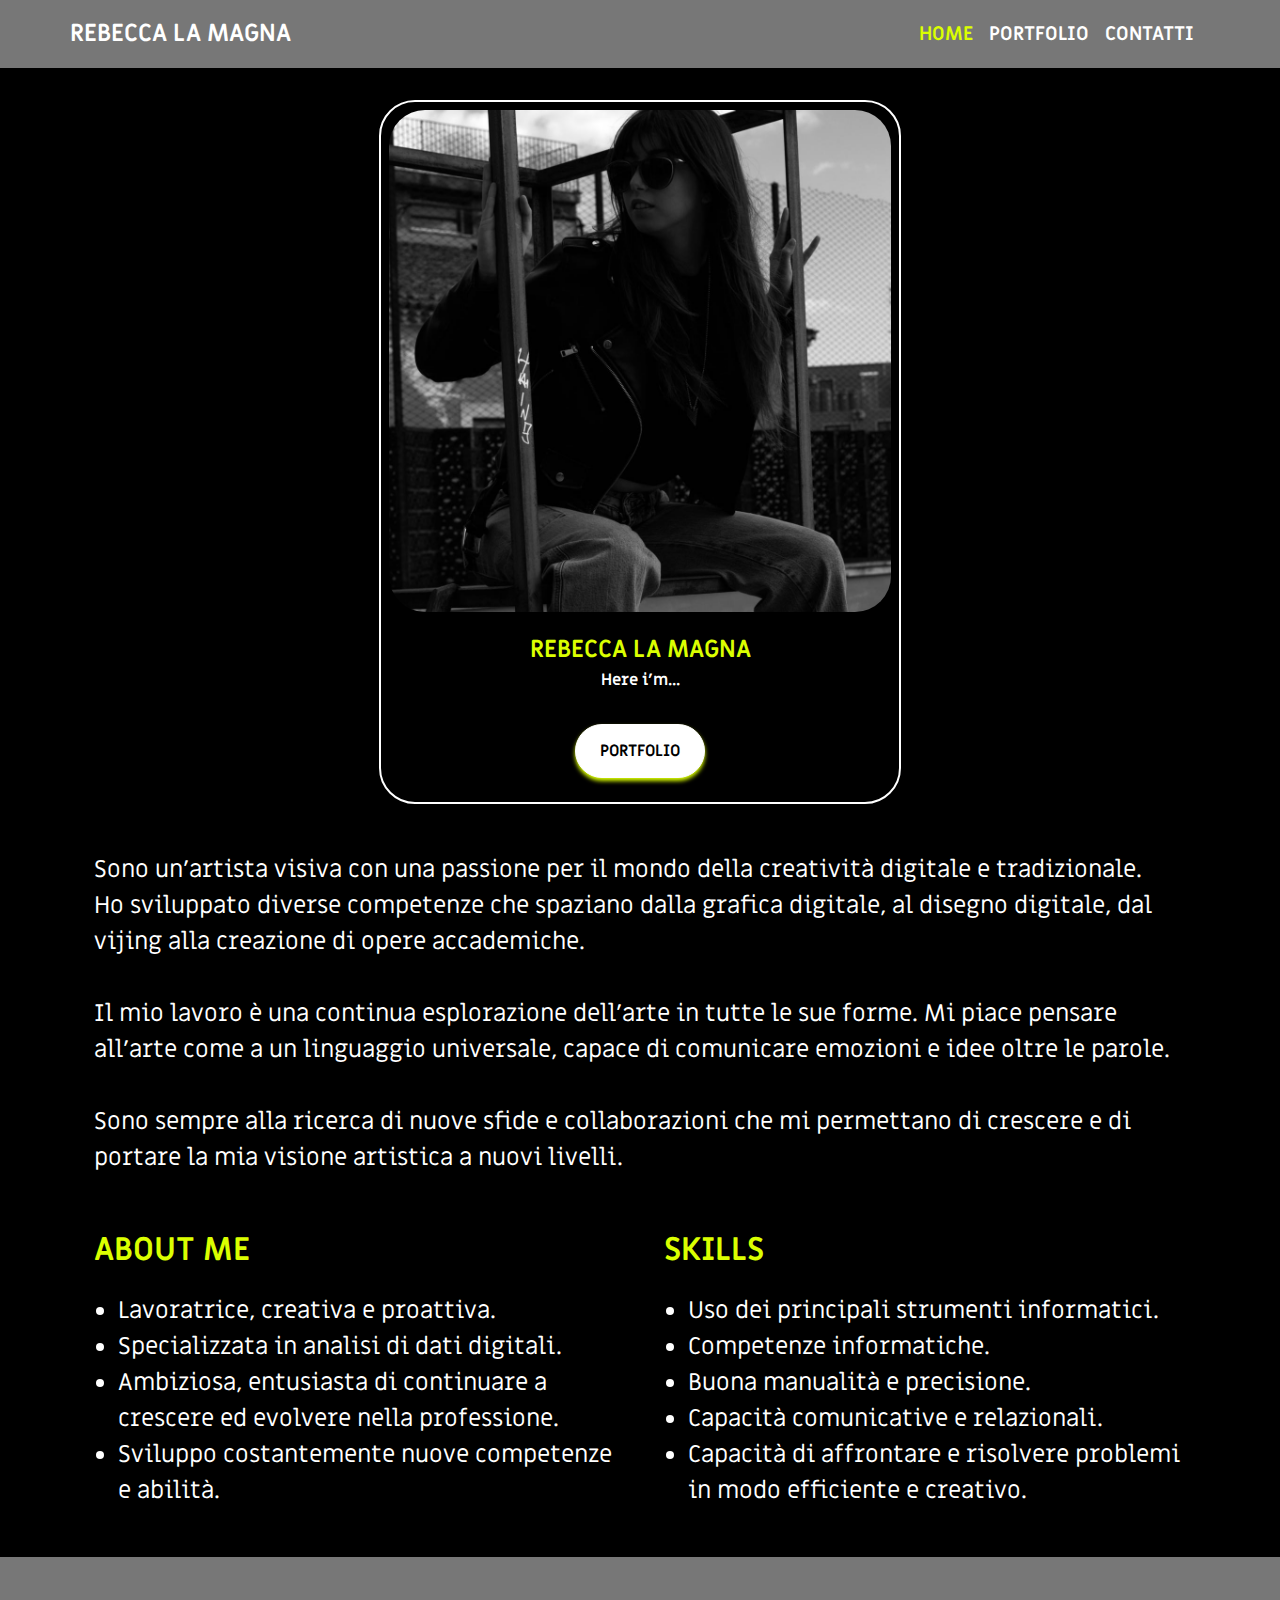
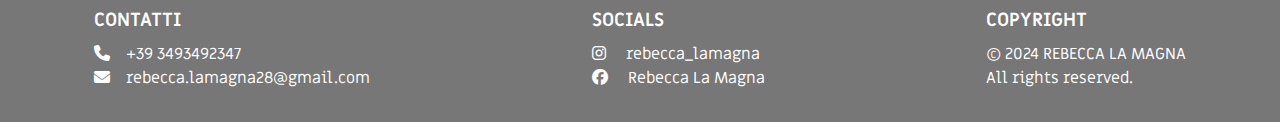
<file: index.html>
<!DOCTYPE html>
<html lang="it">
    <head>
        <!-- Settings -->
        <meta charset="UTF-8">
        <meta name="viewport" content="width=device-width, initial-scale=1.0">

        <!-- CSS -->
        <link rel="stylesheet" href="css/styles.css">
        <link rel="stylesheet" href="css/texts.css">
        <link rel="stylesheet" href="css/colors.css">
        <link rel="stylesheet" href="css/fonts.css">
        <link rel="stylesheet" href="css/images.css">
        <link rel="stylesheet" href="css/fleboxes.css">
        <link rel="stylesheet" href="css/justifies.css">
        <link rel="stylesheet" href="css/columns.css">
        <link rel="stylesheet" href="css/navbar.css">
        <link rel="stylesheet" href="css/footer.css">
        <link rel="stylesheet" href="css/containers.css">

        <!-- Google Fonts -->
        <link href="https://fonts.googleapis.com/css2?family=Miriam+Libre:wght@400;700&display=swap" rel="stylesheet">

        <!-- Font Awesome (icone) -->
        <link rel="stylesheet" href="https://cdnjs.cloudflare.com/ajax/libs/font-awesome/6.6.0/css/all.min.css">

        <!-- Title -->
        <title>Portfolio</title>
    </head>

    <body>
        <header>
            <!-- Navbar -->
            <nav class="navbar flexbox flexbox-h-center">
                <div class="container flexbox flexbox-wrap flexbox-v-center justify-content-space-between">
                    <div class="navbar-title-column">
                        <p class="miriam-libre-bold text-normal">REBECCA LA MAGNA</p>
                    </div>
    
                    <!-- Hamburger button checkbox trick -->
                    <input type="checkbox" id="navbar-hamburger-checkbox">
    
                    <div class="navbar-hamburger-column">
                        <label for="navbar-hamburger-checkbox" class="navbar-hamburger">
                            <i class="fas fa-bars"></i>
                            <i class="fas fa-xmark"></i>
                        </label>
                    </div>
    
                    <!-- Navbar links -->
                    <div class="navbar-links-column navbar-links">
                        <a class="miriam-libre-bold color-highlight text-info" href="./index.html">HOME</a>
                        <a class="miriam-libre-bold color-white text-info" href="./portfolio.html">PORTFOLIO</a>
                        <a class="miriam-libre-bold color-white text-info" href="#contacts">CONTATTI</a>
                    </div>
                </div>
            </nav>
        </header>

        <!-- Main -->
        <main class="flexbox flexbox-h-center padding-bottom-3-0">
            <div class="container flexbox flexbox-wrap flexbox-h-center">
                <div class="column-bp-768-50 margin-bottom-3-0 margin-top-2-0">
                    <div class="card">
                        <img src="images/rebecca-la-magna.jpg" alt="La Chiave" class="margin-bottom-1-0">
                        <p class="text-normal color-highlight miriam-libre-bold">REBECCA LA MAGNA</p>
                        <p class="text-small color-white miriam-libre-bold margin-bottom-2-0">Here i'm...</p>
                        <a href="./portfolio.html"><button class="column custom-button text-small miriam-libre-bold margin-bottom-1-0">PORTFOLIO</button></a>
                    </div>
                </div>

                <!--
                <div class="column flexbox flexbox-h-center">
                    <img src="images/rebecca-la-magna.jpg" alt="Rebecca La Magna" class="image-myself">
                </div>
            -->
                <div class="column">
                    <!--<h1 class="miriam-libre-bold color-highlight">WHO AM I?</h1>-->
                    <p class="miriam-libre-regular text-normal">
                        Sono un'artista visiva con una passione per il mondo della creatività digitale e tradizionale. <br>
                        Ho sviluppato diverse competenze che spaziano dalla grafica digitale, al disegno digitale, dal vijing alla creazione di opere accademiche.<br><br>
                        Il mio lavoro è una continua esplorazione dell'arte in tutte le sue forme.
                        Mi piace pensare all'arte come a un linguaggio universale, capace di comunicare emozioni e idee oltre le parole. <br><br>
                        Sono sempre alla ricerca di nuove sfide e collaborazioni che mi permettano di crescere e di portare la mia visione artistica a nuovi livelli.
                    </p>
                </div>

                <div class="column column-bp-768-50 margin-top-2-0">
                    <h1 class="miriam-libre-bold color-highlight">ABOUT ME</h1>
                    <ul class="miriam-libre-regular text-normal">
                        <li>Lavoratrice, creativa e proattiva. </li>
                        <li>Specializzata in analisi di dati digitali.</li>
                        <li>Ambiziosa, entusiasta di continuare a crescere ed evolvere nella professione.</li>
                        <li>Sviluppo costantemente nuove competenze e abilità.</li>
                    </ul> 
                </div>

                <div class="column column-bp-768-50 margin-top-2-0">
                    <h1 class="miriam-libre-bold color-highlight">SKILLS</h1>
                    <ul class="miriam-libre-regular text-normal">
                        <li>Uso dei principali strumenti informatici.</li>
                        <li>Competenze informatiche.</li>
                        <li>Buona manualità e precisione.</li>
                        <li>Capacità comunicative e relazionali.</li>
                        <li>Capacità di affrontare e risolvere problemi in modo efficiente e creativo.</li>
                    </ul>  
                </div>
            </div>
        </main>

        <!-- Footer -->
        <footer class="footer flexbox flexbox-h-center">
            <div class="container flexbox flexbox-wrap justify-content-space-between">
                <div id="contacts" class="column column-bp-768-auto">
                    <h3 class="miriam-libre-bold">CONTATTI</h3>
                    <p class="miriam-libre-regular text-small"><i class="fa-solid fa-phone"></i>+39 3493492347</p>
                    <p class="miriam-libre-regular text-small"><i class="fa-solid fa-envelope"></i>rebecca.lamagna28@gmail.com</p>
                </div>

                <div class="column column-bp-768-auto">
                    <h3 class="miriam-libre-bold">SOCIALS</h3>
                    <a href="https://www.instagram.com/rebecca_lamagna/" target="_blank">
                        <p class="miriam-libre-regular text-small color-white">
                            <i class="fa-brands fa-instagram"></i>
                            rebecca_lamagna
                        </p>
                    </a>
                    <a href="https://www.facebook.com/profile.php?id=100008181993490" target="_blank">
                        <p class="miriam-libre-regular text-small color-white">
                            <i class="fa-brands fa-facebook"></i>
                            Rebecca La Magna
                        </p>
                    </a>
                </div>

                <div class="column column-bp-768-auto">
                    <h3 class="miriam-libre-bold">COPYRIGHT</h3>
                    <p class="miriam-libre-regular text-small">&copy 2024 REBECCA LA MAGNA</p>
                    <p class="miriam-libre-regular text-small">All rights reserved.</p>
                </div>
            </div>
        </footer>
    </body>
</html>
</file>
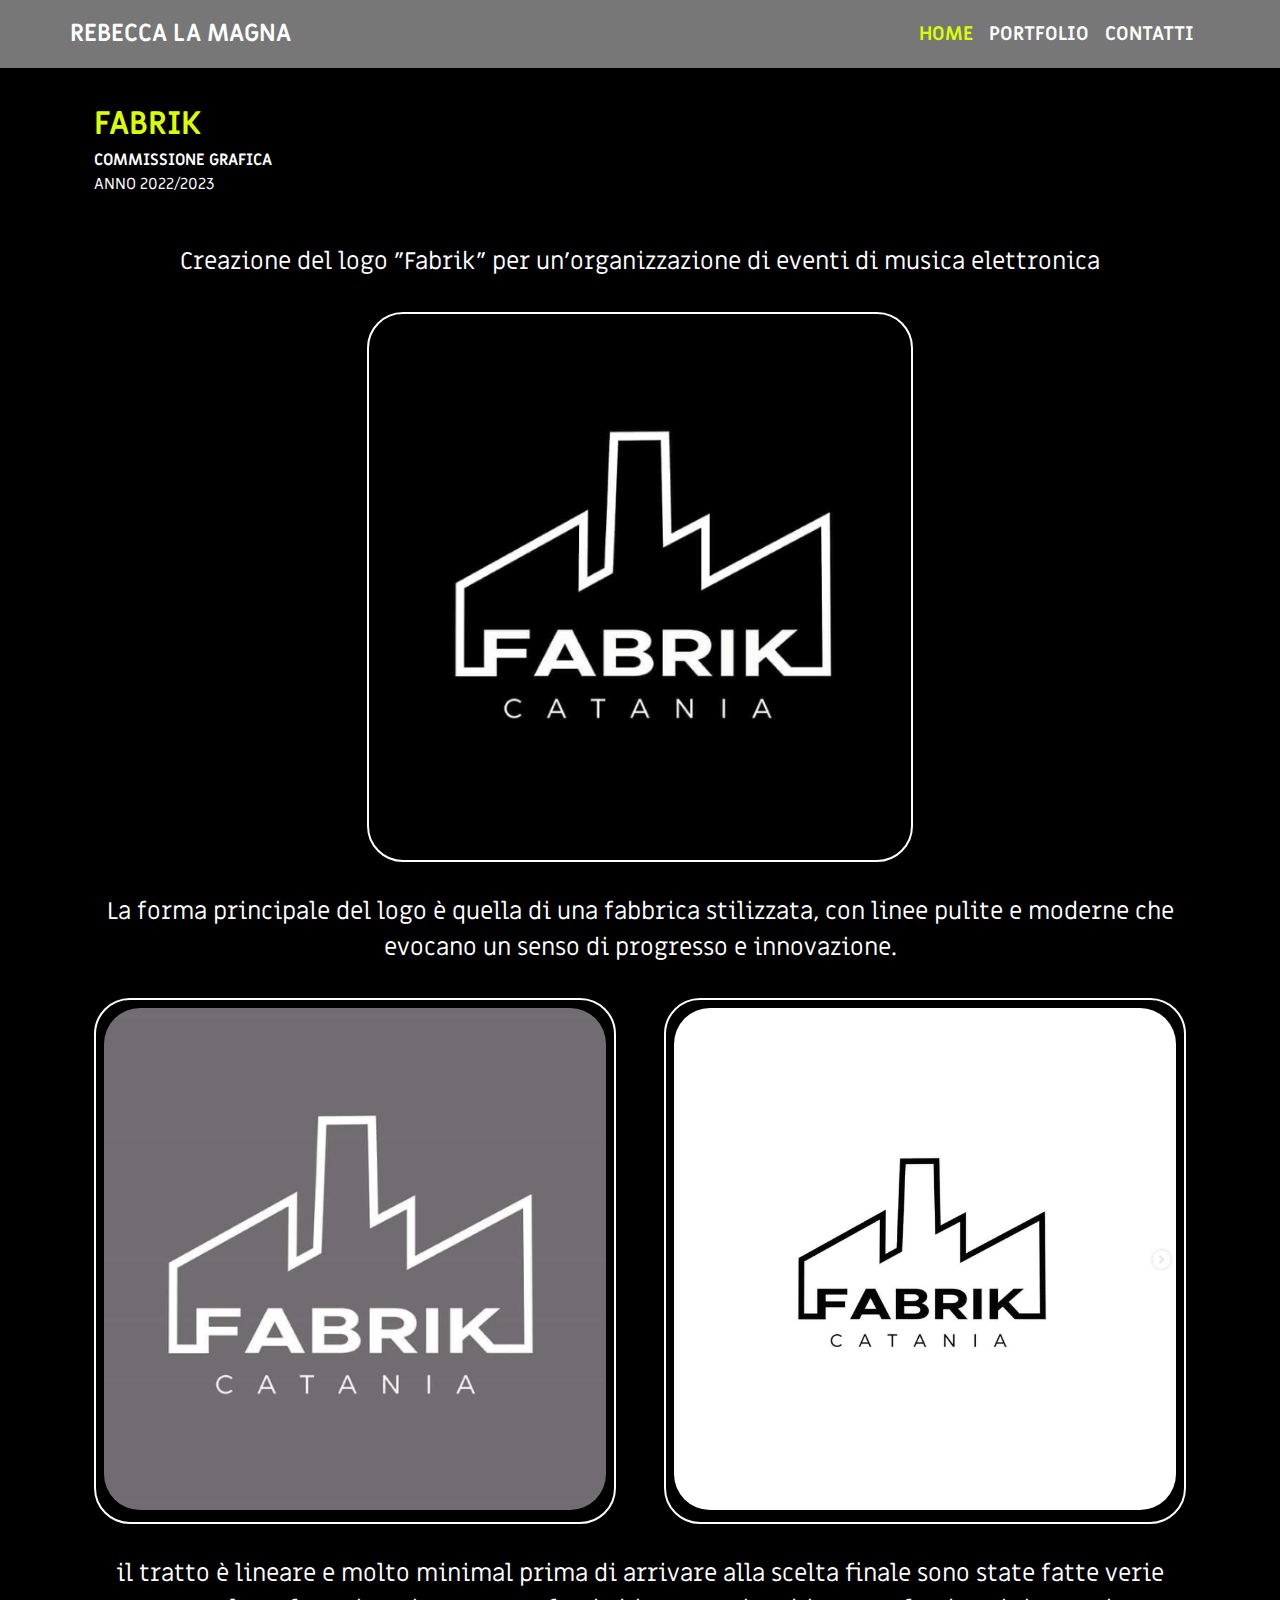
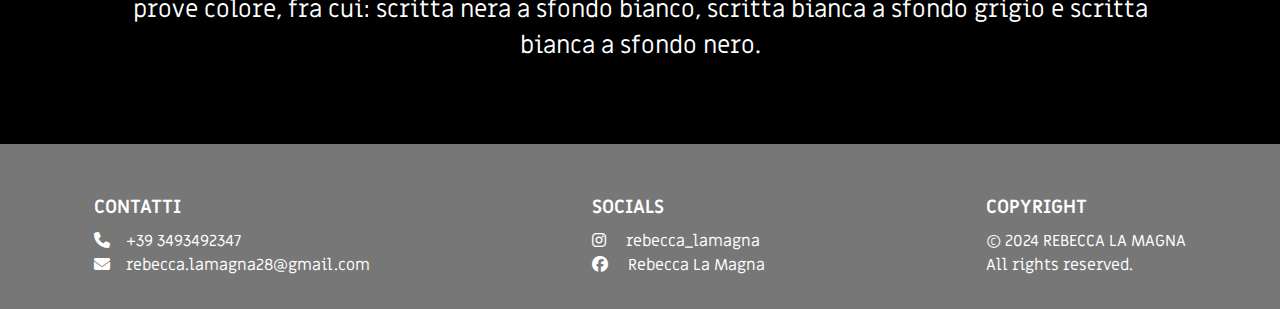
<file: portfolio-fabrik.html>
<!DOCTYPE html>
<html lang="it">
    <head>
        <!-- Settings -->
        <meta charset="UTF-8">
        <meta name="viewport" content="width=device-width, initial-scale=1.0">

        <!-- CSS -->
        <link rel="stylesheet" href="css/styles.css">
        <link rel="stylesheet" href="css/texts.css">
        <link rel="stylesheet" href="css/colors.css">
        <link rel="stylesheet" href="css/fonts.css">
        <link rel="stylesheet" href="css/images.css">
        <link rel="stylesheet" href="css/fleboxes.css">
        <link rel="stylesheet" href="css/justifies.css">
        <link rel="stylesheet" href="css/columns.css">
        <link rel="stylesheet" href="css/navbar.css">
        <link rel="stylesheet" href="css/footer.css">
        <link rel="stylesheet" href="css/containers.css">

        <!-- Google Fonts -->
        <link href="https://fonts.googleapis.com/css2?family=Miriam+Libre:wght@400;700&display=swap" rel="stylesheet">

        <!-- Font Awesome -->
        <link rel="stylesheet" href="https://cdnjs.cloudflare.com/ajax/libs/font-awesome/6.6.0/css/all.min.css">

        <!-- Title -->
        <title>Portfolio</title>
    </head>

    <body>
        <header>
            <!-- Navbar -->
            <nav class="navbar flexbox flexbox-h-center">
                <div class="container flexbox flexbox-wrap flexbox-v-center justify-content-space-between">
                    <div class="navbar-title-column">
                        <p class="miriam-libre-bold text-normal">REBECCA LA MAGNA</p>
                    </div>
    
                    <!-- Hamburger button checkbox trick -->
                    <input type="checkbox" id="navbar-hamburger-checkbox">
    
                    <div class="navbar-hamburger-column">
                        <label for="navbar-hamburger-checkbox" class="navbar-hamburger">
                            <i class="fas fa-bars"></i>
                            <i class="fas fa-xmark"></i>
                        </label>
                    </div>
    
                    <!-- Navbar links -->
                    <div class="navbar-links-column navbar-links">
                        <a class="miriam-libre-bold color-highlight text-info" href="./index.html">HOME</a>
                        <a class="miriam-libre-bold color-white text-info" href="./portfolio.html">PORTFOLIO</a>
                        <a class="miriam-libre-bold color-white text-info" href="#contacts">CONTATTI</a>
                    </div>
                </div>
            </nav>
        </header>

        <!-- Main -->
        <main class="flexbox flexbox-h-center padding-bottom-3-0">
            <div class="container flexbox flexbox-wrap flexbox-h-center">
                <div class="column margin-top-2-0">
                    <p class="text-title color-highlight miriam-libre-bold">FABRIK</p>
                    <p class="text-small color-white miriam-libre-bold">COMMISSIONE GRAFICA</p>
                    <p class="text-small color-white miriam-libre-regular">ANNO 2022/2023</p>
                </div>
                
                <div class="column flexbox flexbox-direction-column flexbox-v-center margin-top-3-0">
                    <p class="text-normal color-white miriam-libre-regular text-align-center">
                        Creazione del logo "Fabrik" per un'organizzazione di eventi di musica elettronica
                    </p>
                    
                    <div class="card column-bp-768-50 margin-top-2-0 margin-bottom-2-0">
                        <img src="images/portfolio/fabrik/main.jpg" alt="Fabrik">
                    </div>

                    <p class="text-normal color-white miriam-libre-regular text-align-center">
                        La forma principale del logo è quella di una fabbrica stilizzata, con linee pulite e moderne che evocano un senso di progresso e innovazione.
                    </p>
                </div>

                <div class="column column-bp-768-50">              
                    <div class="card margin-top-2-0">
                        <img src="images/portfolio/fabrik/fabrik-gray.png" alt="Fabrik">
                    </div>
                </div>

                <div class="column column-bp-768-50">     
                    <div class="card margin-top-2-0">
                        <img src="images/portfolio/fabrik/fabrik-white.png" alt="Fabrik">
                    </div>
                </div>

                <div class="column margin-top-2-0">
                    <p class="text-normal color-white miriam-libre-regular margin-bottom-2-0 text-align-center">
                        il tratto è lineare e molto minimal prima di arrivare alla scelta finale sono state fatte verie prove colore, fra cui: scritta nera a sfondo bianco, scritta bianca a sfondo grigio e scritta bianca a sfondo nero.
                    </p>
                </div>
            </div>
        </main>

        <!-- Footer -->
        <footer class="footer flexbox flexbox-h-center">
            <div class="container flexbox flexbox-wrap justify-content-space-between">
                <div id="contacts" class="column column-bp-768-auto">
                    <h3 class="miriam-libre-bold">CONTATTI</h3>
                    <p class="miriam-libre-regular text-small"><i class="fa-solid fa-phone"></i>+39 3493492347</p>
                    <p class="miriam-libre-regular text-small"><i class="fa-solid fa-envelope"></i>rebecca.lamagna28@gmail.com</p>
                </div>

                <div class="column column-bp-768-auto">
                    <h3 class="miriam-libre-bold">SOCIALS</h3>
                    <a href="https://www.instagram.com/rebecca_lamagna/" target="_blank">
                        <p class="miriam-libre-regular text-small color-white">
                            <i class="fa-brands fa-instagram"></i>
                            rebecca_lamagna
                        </p>
                    </a>
                    <a href="https://www.facebook.com/profile.php?id=100008181993490" target="_blank">
                        <p class="miriam-libre-regular text-small color-white">
                            <i class="fa-brands fa-facebook"></i>
                            Rebecca La Magna
                        </p>
                    </a>
                </div>

                <div class="column column-bp-768-auto">
                    <h3 class="miriam-libre-bold">COPYRIGHT</h3>
                    <p class="miriam-libre-regular text-small">&copy 2024 REBECCA LA MAGNA</p>
                    <p class="miriam-libre-regular text-small">All rights reserved.</p>
                </div>
            </div>
        </footer>
    </body>
</html>
</file>
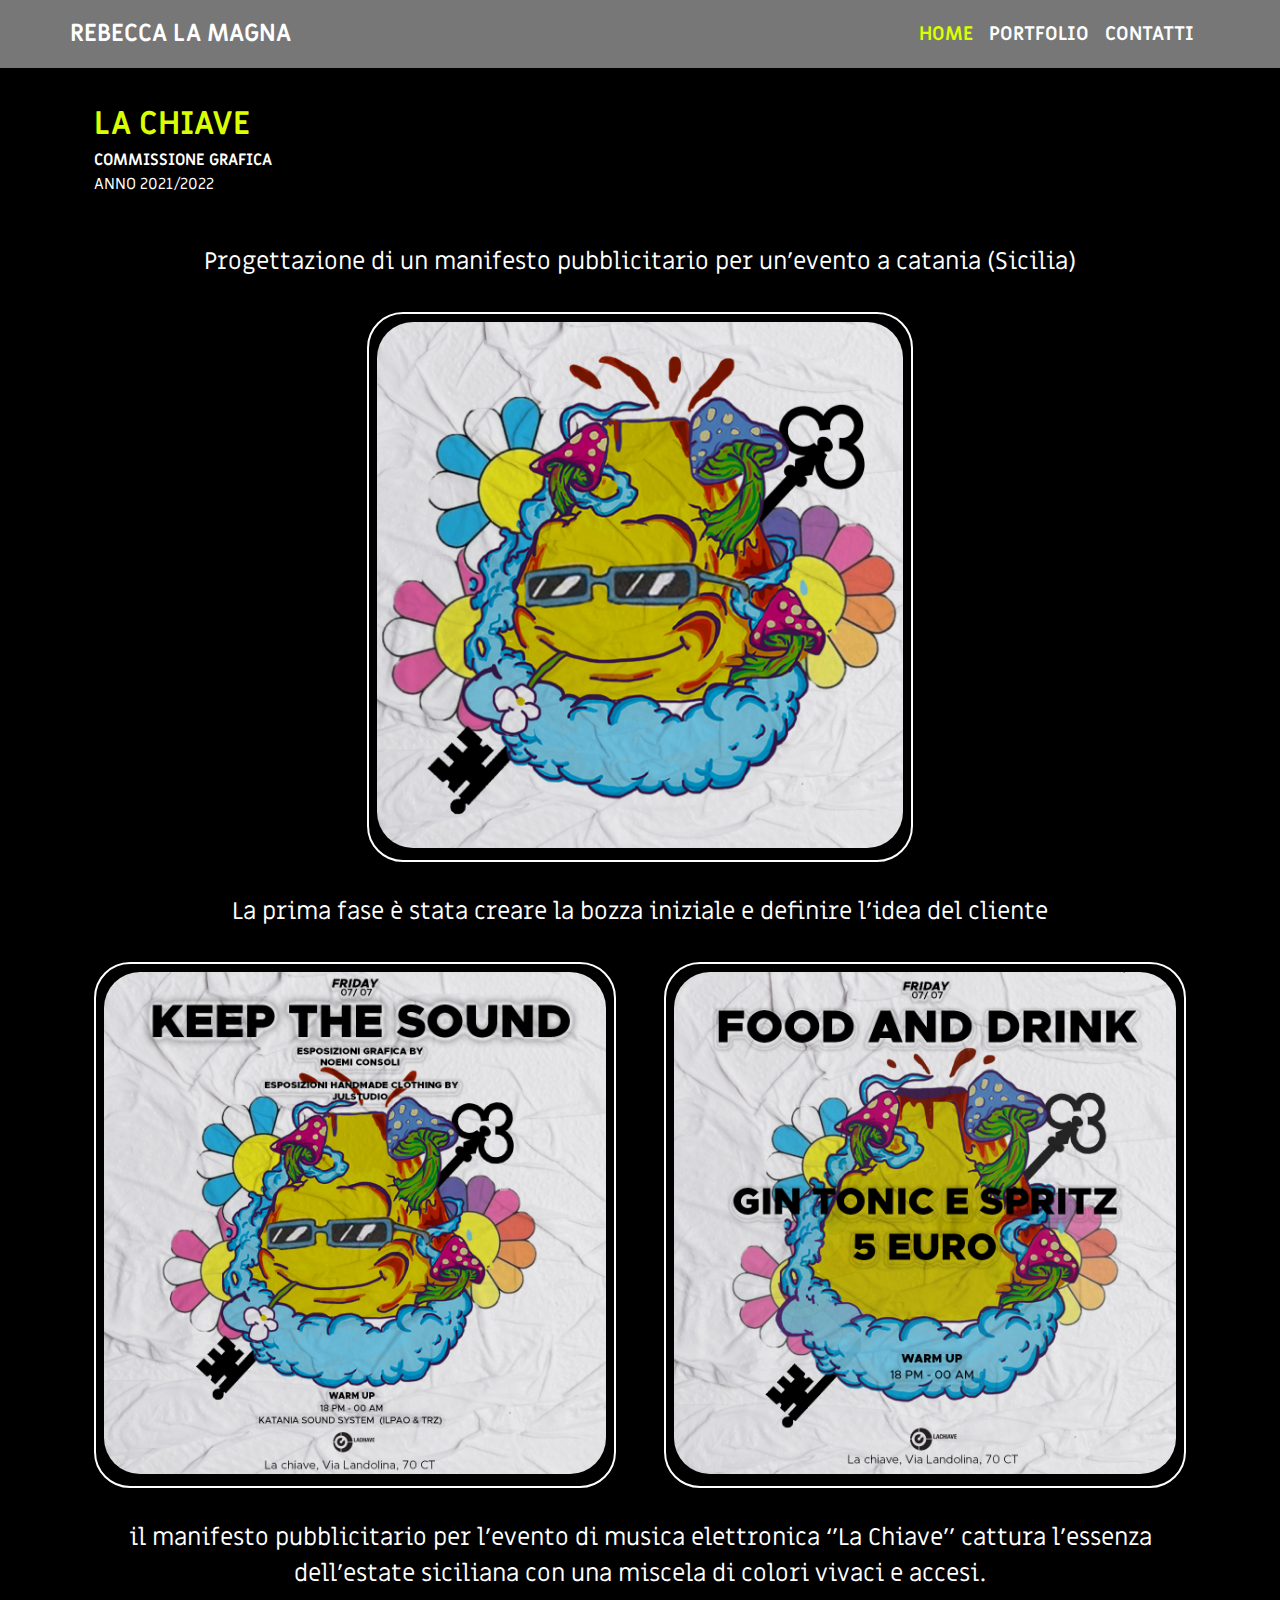
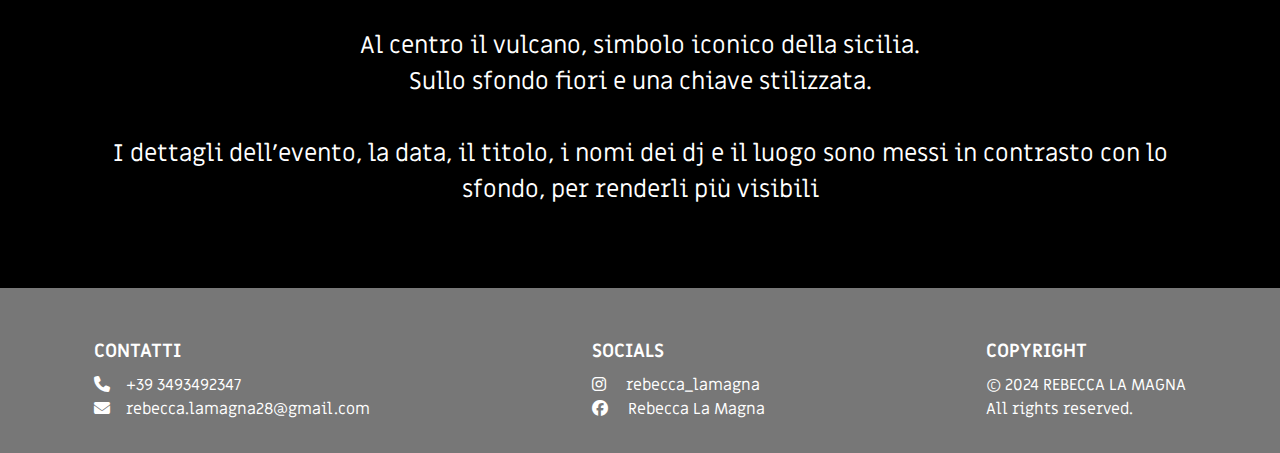
<file: portfolio-la-chiave.html>
<!DOCTYPE html>
<html lang="it">
    <head>
        <!-- Settings -->
        <meta charset="UTF-8">
        <meta name="viewport" content="width=device-width, initial-scale=1.0">

        <!-- CSS -->
        <link rel="stylesheet" href="css/styles.css">
        <link rel="stylesheet" href="css/texts.css">
        <link rel="stylesheet" href="css/colors.css">
        <link rel="stylesheet" href="css/fonts.css">
        <link rel="stylesheet" href="css/images.css">
        <link rel="stylesheet" href="css/fleboxes.css">
        <link rel="stylesheet" href="css/justifies.css">
        <link rel="stylesheet" href="css/columns.css">
        <link rel="stylesheet" href="css/navbar.css">
        <link rel="stylesheet" href="css/footer.css">
        <link rel="stylesheet" href="css/containers.css">

        <!-- Google Fonts -->
        <link href="https://fonts.googleapis.com/css2?family=Miriam+Libre:wght@400;700&display=swap" rel="stylesheet">

        <!-- Font Awesome -->
        <link rel="stylesheet" href="https://cdnjs.cloudflare.com/ajax/libs/font-awesome/6.6.0/css/all.min.css">

        <!-- Title -->
        <title>Portfolio</title>
    </head>

    <body>
        <header>
            <!-- Navbar -->
            <nav class="navbar flexbox flexbox-h-center">
                <div class="container flexbox flexbox-wrap flexbox-v-center justify-content-space-between">
                    <div class="navbar-title-column">
                        <p class="miriam-libre-bold text-normal">REBECCA LA MAGNA</p>
                    </div>
    
                    <!-- Hamburger button checkbox trick -->
                    <input type="checkbox" id="navbar-hamburger-checkbox">
    
                    <div class="navbar-hamburger-column">
                        <label for="navbar-hamburger-checkbox" class="navbar-hamburger">
                            <i class="fas fa-bars"></i>
                            <i class="fas fa-xmark"></i>
                        </label>
                    </div>
    
                    <!-- Navbar links -->
                    <div class="navbar-links-column navbar-links">
                        <a class="miriam-libre-bold color-highlight text-info" href="./index.html">HOME</a>
                        <a class="miriam-libre-bold color-white text-info" href="./portfolio.html">PORTFOLIO</a>
                        <a class="miriam-libre-bold color-white text-info" href="#contacts">CONTATTI</a>
                    </div>
                </div>
            </nav>
        </header>

        <!-- Main -->
        <main class="flexbox flexbox-h-center padding-bottom-3-0">
            <div class="container flexbox flexbox-wrap flexbox-h-center">
                <div class="column margin-top-2-0">
                    <p class="text-title color-highlight miriam-libre-bold">LA CHIAVE</p>
                    <p class="text-small color-white miriam-libre-bold">COMMISSIONE GRAFICA</p>
                    <p class="text-small color-white miriam-libre-regular">ANNO 2021/2022</p>
                </div>
                
                <div class="column flexbox flexbox-direction-column flexbox-v-center margin-top-3-0">
                    <p class="text-normal color-white miriam-libre-regular text-align-center">
                        Progettazione di un manifesto pubblicitario per un'evento a catania (Sicilia)
                    </p>
                    
                    <div class="card column-bp-768-50 margin-top-2-0 margin-bottom-2-0">
                        <img src="images/portfolio/la-chiave/main.jpg" alt="La Chiave">
                    </div>

                    <p class="text-normal color-white miriam-libre-regular text-align-center">
                        La prima fase è stata creare la bozza iniziale e definire l'idea del cliente  
                    </p>
                </div>

                <div class="column column-bp-768-50">              
                    <div class="card margin-top-2-0">
                        <img src="images/portfolio/la-chiave/keep-the-sound.jpg" alt="La Chiave">
                    </div>
                </div>

                <div class="column column-bp-768-50">     
                    <div class="card margin-top-2-0">
                        <img src="images/portfolio/la-chiave/food-and-drink.jpg" alt="La Chiave">
                    </div>
                </div>

                <div class="column margin-top-2-0">
                    <p class="text-normal color-white miriam-libre-regular margin-bottom-2-0 text-align-center">
                        il manifesto pubblicitario per l’evento di musica elettronica ‘’La Chiave’’ cattura l’essenza dell’estate siciliana con una miscela di colori vivaci e accesi. <br><br>
                        Al centro il vulcano, simbolo iconico della sicilia. <br>
                        Sullo sfondo fiori e una chiave stilizzata. <br><br>
                        I dettagli dell’evento, la data, il titolo, i nomi dei dj e il luogo sono messi in contrasto con lo sfondo, per renderli più visibili 
                    </p>
                </div>
            </div>
        </main>

        <!-- Footer -->
        <footer class="footer flexbox flexbox-h-center">
            <div class="container flexbox flexbox-wrap justify-content-space-between">
                <div id="contacts" class="column column-bp-768-auto">
                    <h3 class="miriam-libre-bold">CONTATTI</h3>
                    <p class="miriam-libre-regular text-small"><i class="fa-solid fa-phone"></i>+39 3493492347</p>
                    <p class="miriam-libre-regular text-small"><i class="fa-solid fa-envelope"></i>rebecca.lamagna28@gmail.com</p>
                </div>

                <div class="column column-bp-768-auto">
                    <h3 class="miriam-libre-bold">SOCIALS</h3>
                    <a href="https://www.instagram.com/rebecca_lamagna/" target="_blank">
                        <p class="miriam-libre-regular text-small color-white">
                            <i class="fa-brands fa-instagram"></i>
                            rebecca_lamagna
                        </p>
                    </a>
                    <a href="https://www.facebook.com/profile.php?id=100008181993490" target="_blank">
                        <p class="miriam-libre-regular text-small color-white">
                            <i class="fa-brands fa-facebook"></i>
                            Rebecca La Magna
                        </p>
                    </a>
                </div>

                <div class="column column-bp-768-auto">
                    <h3 class="miriam-libre-bold">COPYRIGHT</h3>
                    <p class="miriam-libre-regular text-small">&copy 2024 REBECCA LA MAGNA</p>
                    <p class="miriam-libre-regular text-small">All rights reserved.</p>
                </div>
            </div>
        </footer>
    </body>
</html>
</file>
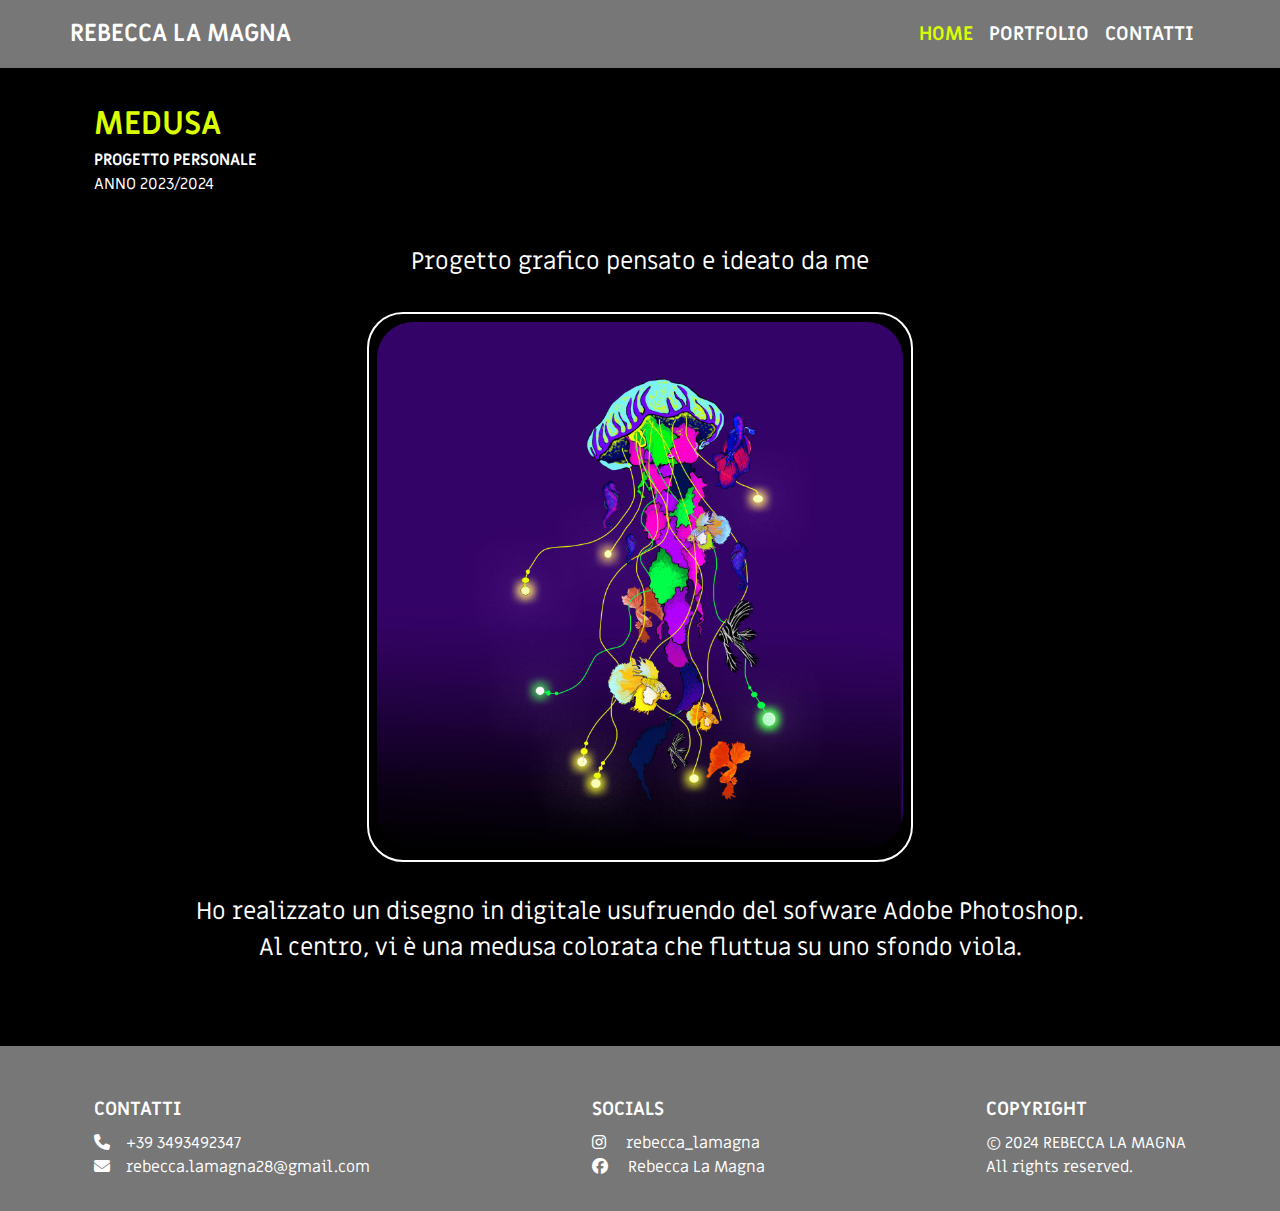
<file: portfolio-medusa.html>
<!DOCTYPE html>
<html lang="it">
    <head>
        <!-- Settings -->
        <meta charset="UTF-8">
        <meta name="viewport" content="width=device-width, initial-scale=1.0">

        <!-- CSS -->
        <link rel="stylesheet" href="css/styles.css">
        <link rel="stylesheet" href="css/texts.css">
        <link rel="stylesheet" href="css/colors.css">
        <link rel="stylesheet" href="css/fonts.css">
        <link rel="stylesheet" href="css/images.css">
        <link rel="stylesheet" href="css/fleboxes.css">
        <link rel="stylesheet" href="css/justifies.css">
        <link rel="stylesheet" href="css/columns.css">
        <link rel="stylesheet" href="css/navbar.css">
        <link rel="stylesheet" href="css/footer.css">
        <link rel="stylesheet" href="css/containers.css">

        <!-- Google Fonts -->
        <link href="https://fonts.googleapis.com/css2?family=Miriam+Libre:wght@400;700&display=swap" rel="stylesheet">

        <!-- Font Awesome -->
        <link rel="stylesheet" href="https://cdnjs.cloudflare.com/ajax/libs/font-awesome/6.6.0/css/all.min.css">

        <!-- Title -->
        <title>Portfolio</title>
    </head>

    <body>
        <header>
            <!-- Navbar -->
            <nav class="navbar flexbox flexbox-h-center">
                <div class="container flexbox flexbox-wrap flexbox-v-center justify-content-space-between">
                    <div class="navbar-title-column">
                        <p class="miriam-libre-bold text-normal">REBECCA LA MAGNA</p>
                    </div>
    
                    <!-- Hamburger button checkbox trick -->
                    <input type="checkbox" id="navbar-hamburger-checkbox">
    
                    <div class="navbar-hamburger-column">
                        <label for="navbar-hamburger-checkbox" class="navbar-hamburger">
                            <i class="fas fa-bars"></i>
                            <i class="fas fa-xmark"></i>
                        </label>
                    </div>
    
                    <!-- Navbar links -->
                    <div class="navbar-links-column navbar-links">
                        <a class="miriam-libre-bold color-highlight text-info" href="./index.html">HOME</a>
                        <a class="miriam-libre-bold color-white text-info" href="./portfolio.html">PORTFOLIO</a>
                        <a class="miriam-libre-bold color-white text-info" href="#contacts">CONTATTI</a>
                    </div>
                </div>
            </nav>
        </header>

        <!-- Main -->
        <main class="flexbox flexbox-h-center padding-bottom-3-0">
            <div class="container flexbox flexbox-wrap flexbox-h-center">
                <div class="column margin-top-2-0">
                    <p class="text-title color-highlight miriam-libre-bold">MEDUSA</p>
                    <p class="text-small color-white miriam-libre-bold">PROGETTO PERSONALE</p>
                    <p class="text-small color-white miriam-libre-regular">ANNO 2023/2024</p>
                </div>
                
                <div class="column flexbox flexbox-direction-column flexbox-v-center margin-top-3-0">
                    <p class="text-normal color-white miriam-libre-regular text-align-center">
                        Progetto grafico pensato e ideato da me 
                    </p>
                    
                    <div class="card column-bp-768-50 margin-top-2-0 margin-bottom-2-0">
                        <img src="images/portfolio/medusa/medusa.jpg" alt="Medusa">
                    </div>

                    <p class="text-normal color-white miriam-libre-regular margin-bottom-2-0 text-align-center">
                        Ho realizzato un disegno in digitale usufruendo del sofware Adobe Photoshop.<br>
                        Al centro, vi è una medusa colorata che fluttua su uno sfondo viola. 
                    </p>
                </div>
            </div>
        </main>

        <!-- Footer -->
        <footer class="footer flexbox flexbox-h-center">
            <div class="container flexbox flexbox-wrap justify-content-space-between">
                <div id="contacts" class="column column-bp-768-auto">
                    <h3 class="miriam-libre-bold">CONTATTI</h3>
                    <p class="miriam-libre-regular text-small"><i class="fa-solid fa-phone"></i>+39 3493492347</p>
                    <p class="miriam-libre-regular text-small"><i class="fa-solid fa-envelope"></i>rebecca.lamagna28@gmail.com</p>
                </div>

                <div class="column column-bp-768-auto">
                    <h3 class="miriam-libre-bold">SOCIALS</h3>
                    <a href="https://www.instagram.com/rebecca_lamagna/" target="_blank">
                        <p class="miriam-libre-regular text-small color-white">
                            <i class="fa-brands fa-instagram"></i>
                            rebecca_lamagna
                        </p>
                    </a>
                    <a href="https://www.facebook.com/profile.php?id=100008181993490" target="_blank">
                        <p class="miriam-libre-regular text-small color-white">
                            <i class="fa-brands fa-facebook"></i>
                            Rebecca La Magna
                        </p>
                    </a>
                </div>

                <div class="column column-bp-768-auto">
                    <h3 class="miriam-libre-bold">COPYRIGHT</h3>
                    <p class="miriam-libre-regular text-small">&copy 2024 REBECCA LA MAGNA</p>
                    <p class="miriam-libre-regular text-small">All rights reserved.</p>
                </div>
            </div>
        </footer>
    </body>
</html>
</file>
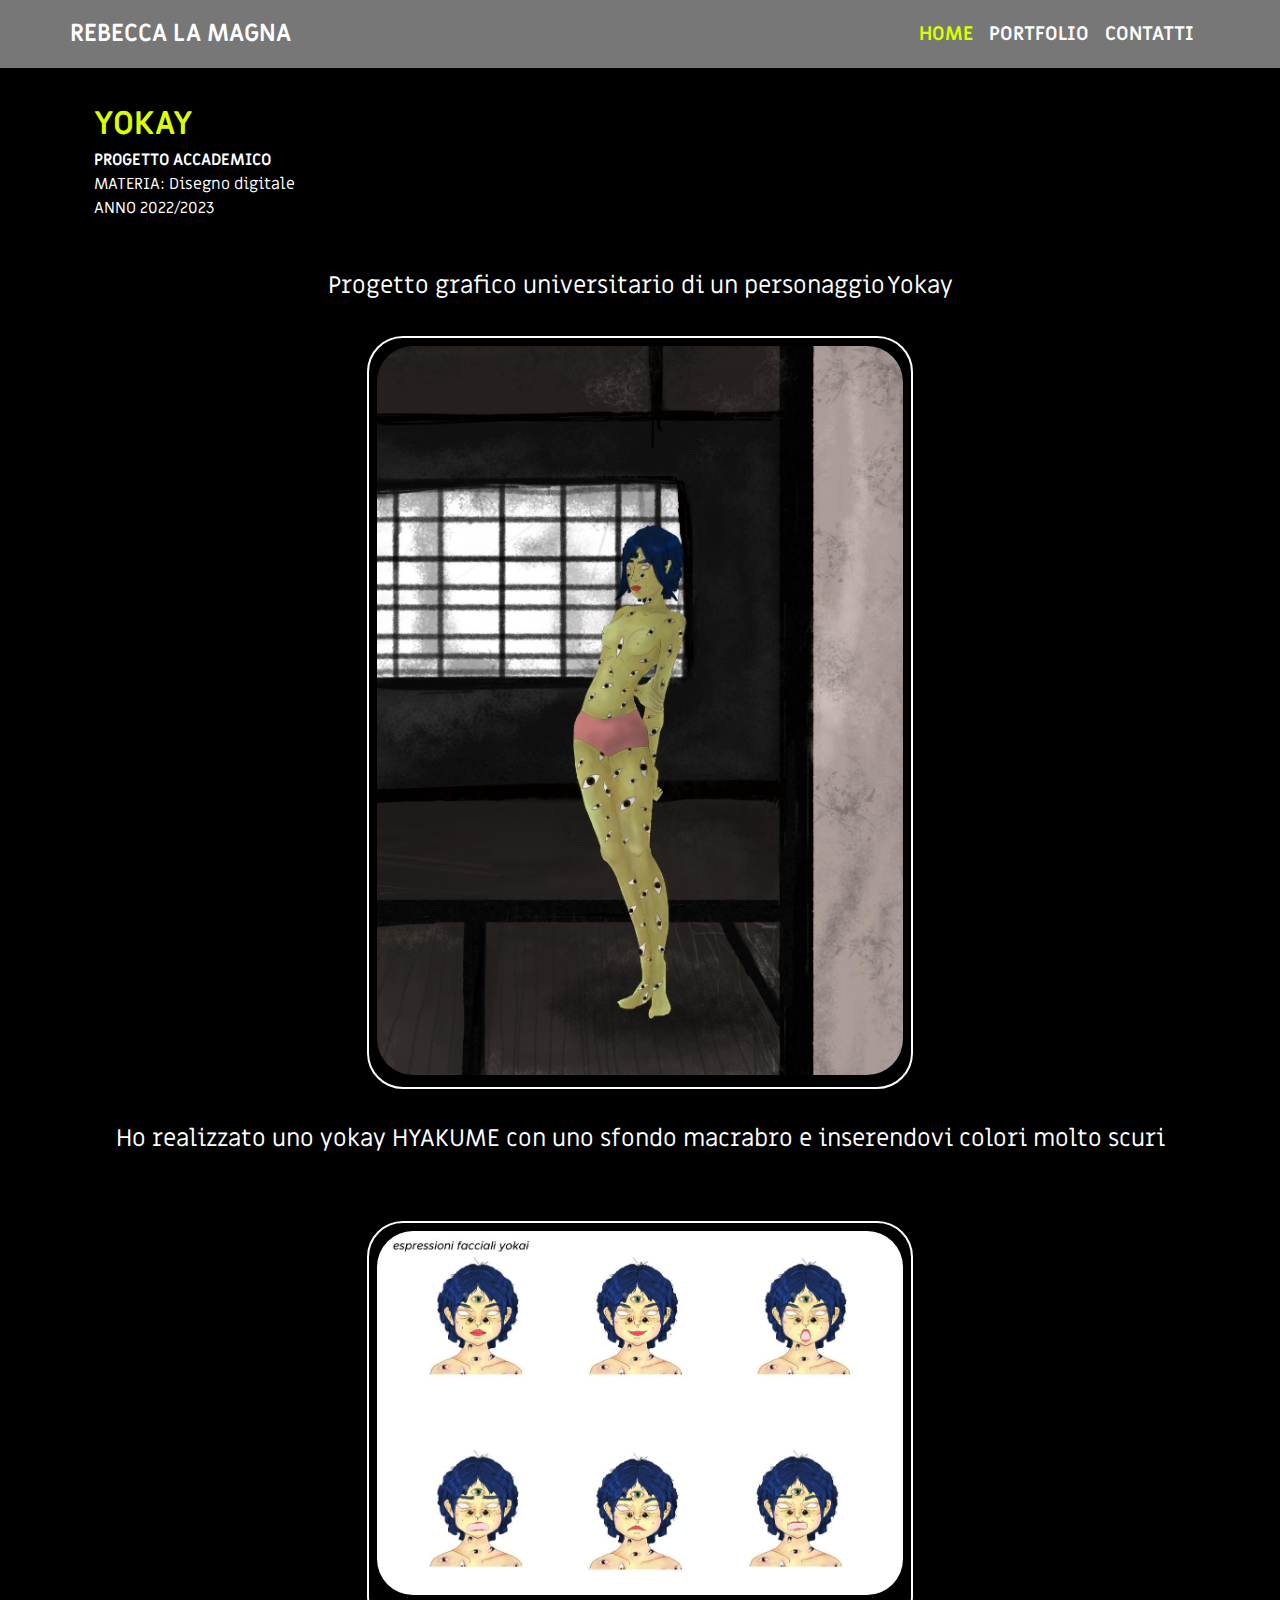
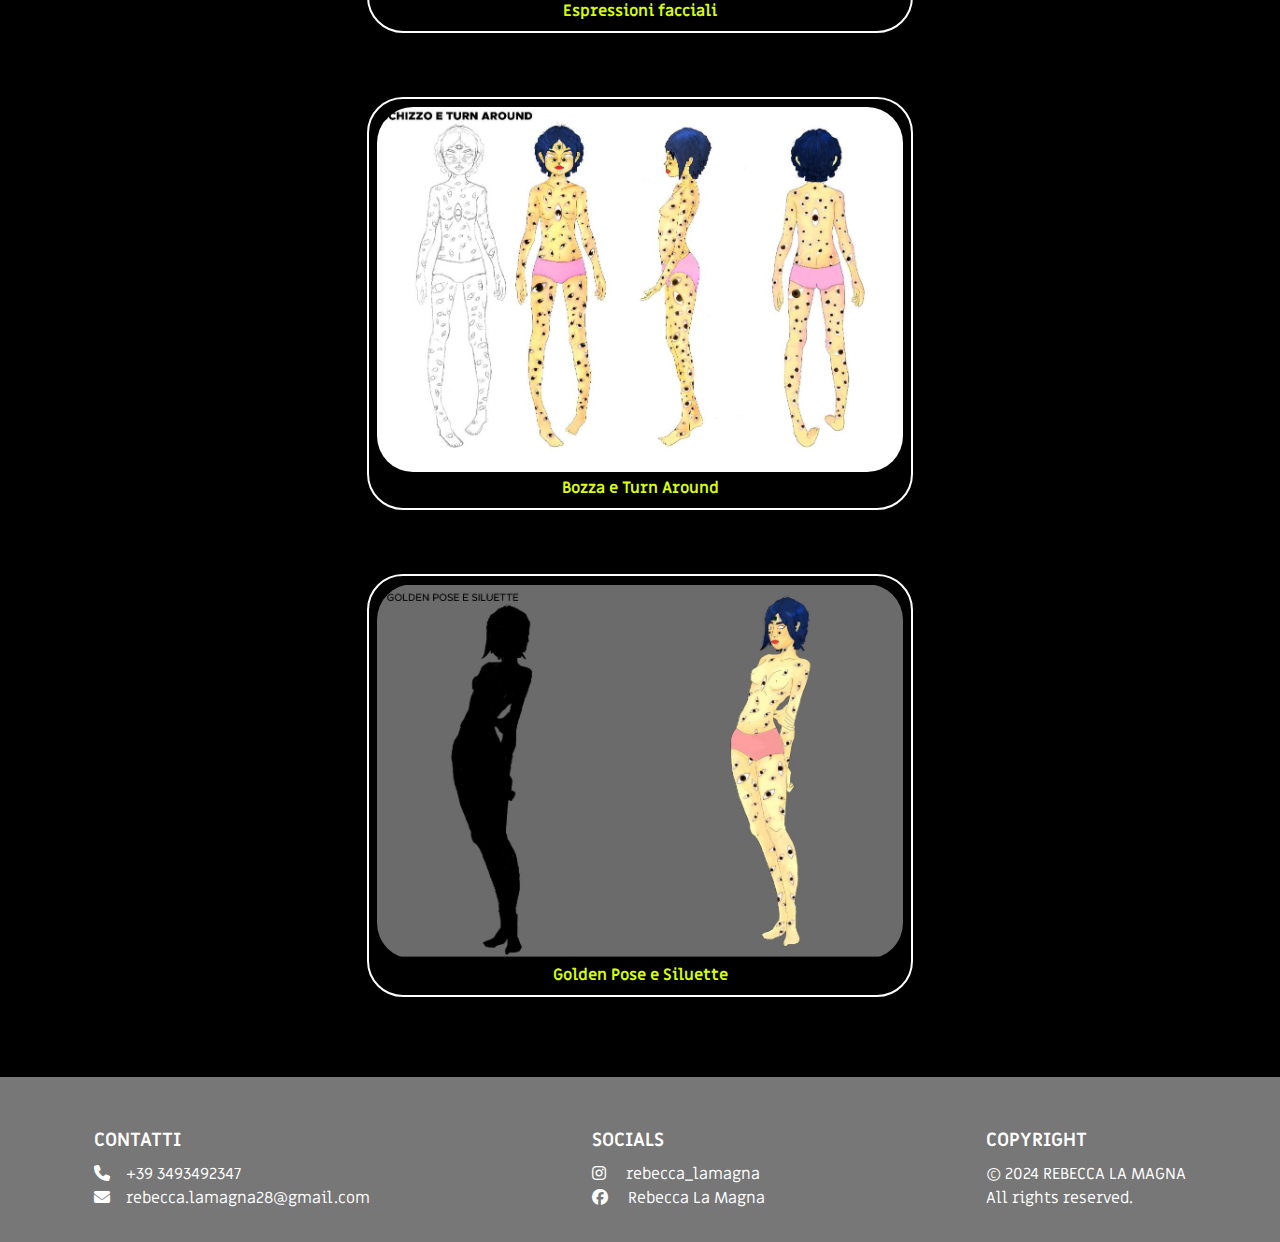
<file: portfolio-yokay.html>
<!DOCTYPE html>
<html lang="it">
    <head>
        <!-- Settings -->
        <meta charset="UTF-8">
        <meta name="viewport" content="width=device-width, initial-scale=1.0">

        <!-- CSS -->
        <link rel="stylesheet" href="css/styles.css">
        <link rel="stylesheet" href="css/texts.css">
        <link rel="stylesheet" href="css/colors.css">
        <link rel="stylesheet" href="css/fonts.css">
        <link rel="stylesheet" href="css/images.css">
        <link rel="stylesheet" href="css/fleboxes.css">
        <link rel="stylesheet" href="css/justifies.css">
        <link rel="stylesheet" href="css/columns.css">
        <link rel="stylesheet" href="css/navbar.css">
        <link rel="stylesheet" href="css/footer.css">
        <link rel="stylesheet" href="css/containers.css">

        <!-- Google Fonts -->
        <link href="https://fonts.googleapis.com/css2?family=Miriam+Libre:wght@400;700&display=swap" rel="stylesheet">

        <!-- Font Awesome -->
        <link rel="stylesheet" href="https://cdnjs.cloudflare.com/ajax/libs/font-awesome/6.6.0/css/all.min.css">

        <!-- Title -->
        <title>Portfolio</title>
    </head>

    <body>
        <header>
            <!-- Navbar -->
            <nav class="navbar flexbox flexbox-h-center">
                <div class="container flexbox flexbox-wrap flexbox-v-center justify-content-space-between">
                    <div class="navbar-title-column">
                        <p class="miriam-libre-bold text-normal">REBECCA LA MAGNA</p>
                    </div>
    
                    <!-- Hamburger button checkbox trick -->
                    <input type="checkbox" id="navbar-hamburger-checkbox">
    
                    <div class="navbar-hamburger-column">
                        <label for="navbar-hamburger-checkbox" class="navbar-hamburger">
                            <i class="fas fa-bars"></i>
                            <i class="fas fa-xmark"></i>
                        </label>
                    </div>
    
                    <!-- Navbar links -->
                    <div class="navbar-links-column navbar-links">
                        <a class="miriam-libre-bold color-highlight text-info" href="./index.html">HOME</a>
                        <a class="miriam-libre-bold color-white text-info" href="./portfolio.html">PORTFOLIO</a>
                        <a class="miriam-libre-bold color-white text-info" href="#contacts">CONTATTI</a>
                    </div>
                </div>
            </nav>
        </header>

        <!-- Main -->
        <main class="flexbox flexbox-h-center padding-bottom-3-0">
            <div class="container flexbox flexbox-wrap flexbox-h-center">
                <div class="column margin-top-2-0">
                    <p class="text-title color-highlight miriam-libre-bold">YOKAY</p>
                    <p class="text-small color-white miriam-libre-bold">PROGETTO ACCADEMICO</p>
                    <p class="text-small color-white miriam-libre-regular">MATERIA: Disegno digitale</p>
                    <p class="text-small color-white miriam-libre-regular">ANNO 2022/2023</p>
                </div>
                
                <div class="column flexbox flexbox-direction-column flexbox-v-center margin-top-3-0">
                    <p class="text-normal color-white miriam-libre-regular text-align-center">
                        Progetto grafico universitario di un personaggio Yokay
                    </p>
                    
                    <div class="card column-bp-768-50 margin-top-2-0 margin-bottom-2-0">
                        <img src="images/portfolio/yokay/main.jpg" class="no-aspect-ratio" alt="Yokay">
                    </div>

                    <p class="text-normal color-white miriam-libre-regular margin-bottom-2-0 text-align-center">
                        Ho realizzato uno yokay HYAKUME con uno sfondo macrabro e inserendovi colori molto scuri   
                    </p>

                    <div class="card column-bp-768-50 margin-top-2-0 margin-bottom-2-0">
                        <img src="images/portfolio/yokay/yokay-facial-exp.jpg" class="no-aspect-ratio" alt="Yokay espressioni facciali">
                        <p class="text-small color-highlight miriam-libre-bold">Espressioni facciali</p>
                    </div>

                    <div class="card column-bp-768-50 margin-top-2-0 margin-bottom-2-0">
                        <img src="images/portfolio/yokay/yokay-turn-arround.jpg" class="no-aspect-ratio" alt="Yokay bozza e turn around">
                        <p class="text-small color-highlight miriam-libre-bold">Bozza e Turn Around</p>
                    </div>

                    <div class="card column-bp-768-50 margin-top-2-0 margin-bottom-2-0">
                        <img src="images/portfolio/yokay/yokay-golden-pose.jpg" class="no-aspect-ratio" alt="Yokay golden pose e siluette">
                        <p class="text-small color-highlight miriam-libre-bold">Golden Pose e Siluette</p>
                    </div>

                </div>

            </div>
        </main>

        <!-- Footer -->
        <footer class="footer flexbox flexbox-h-center">
            <div class="container flexbox flexbox-wrap justify-content-space-between">
                <div id="contacts" class="column column-bp-768-auto">
                    <h3 class="miriam-libre-bold">CONTATTI</h3>
                    <p class="miriam-libre-regular text-small"><i class="fa-solid fa-phone"></i>+39 3493492347</p>
                    <p class="miriam-libre-regular text-small"><i class="fa-solid fa-envelope"></i>rebecca.lamagna28@gmail.com</p>
                </div>

                <div class="column column-bp-768-auto">
                    <h3 class="miriam-libre-bold">SOCIALS</h3>
                    <a href="https://www.instagram.com/rebecca_lamagna/" target="_blank">
                        <p class="miriam-libre-regular text-small color-white">
                            <i class="fa-brands fa-instagram"></i>
                            rebecca_lamagna
                        </p>
                    </a>
                    <a href="https://www.facebook.com/profile.php?id=100008181993490" target="_blank">
                        <p class="miriam-libre-regular text-small color-white">
                            <i class="fa-brands fa-facebook"></i>
                            Rebecca La Magna
                        </p>
                    </a>
                </div>

                <div class="column column-bp-768-auto">
                    <h3 class="miriam-libre-bold">COPYRIGHT</h3>
                    <p class="miriam-libre-regular text-small">&copy 2024 REBECCA LA MAGNA</p>
                    <p class="miriam-libre-regular text-small">All rights reserved.</p>
                </div>
            </div>
        </footer>
    </body>
</html>
</file>
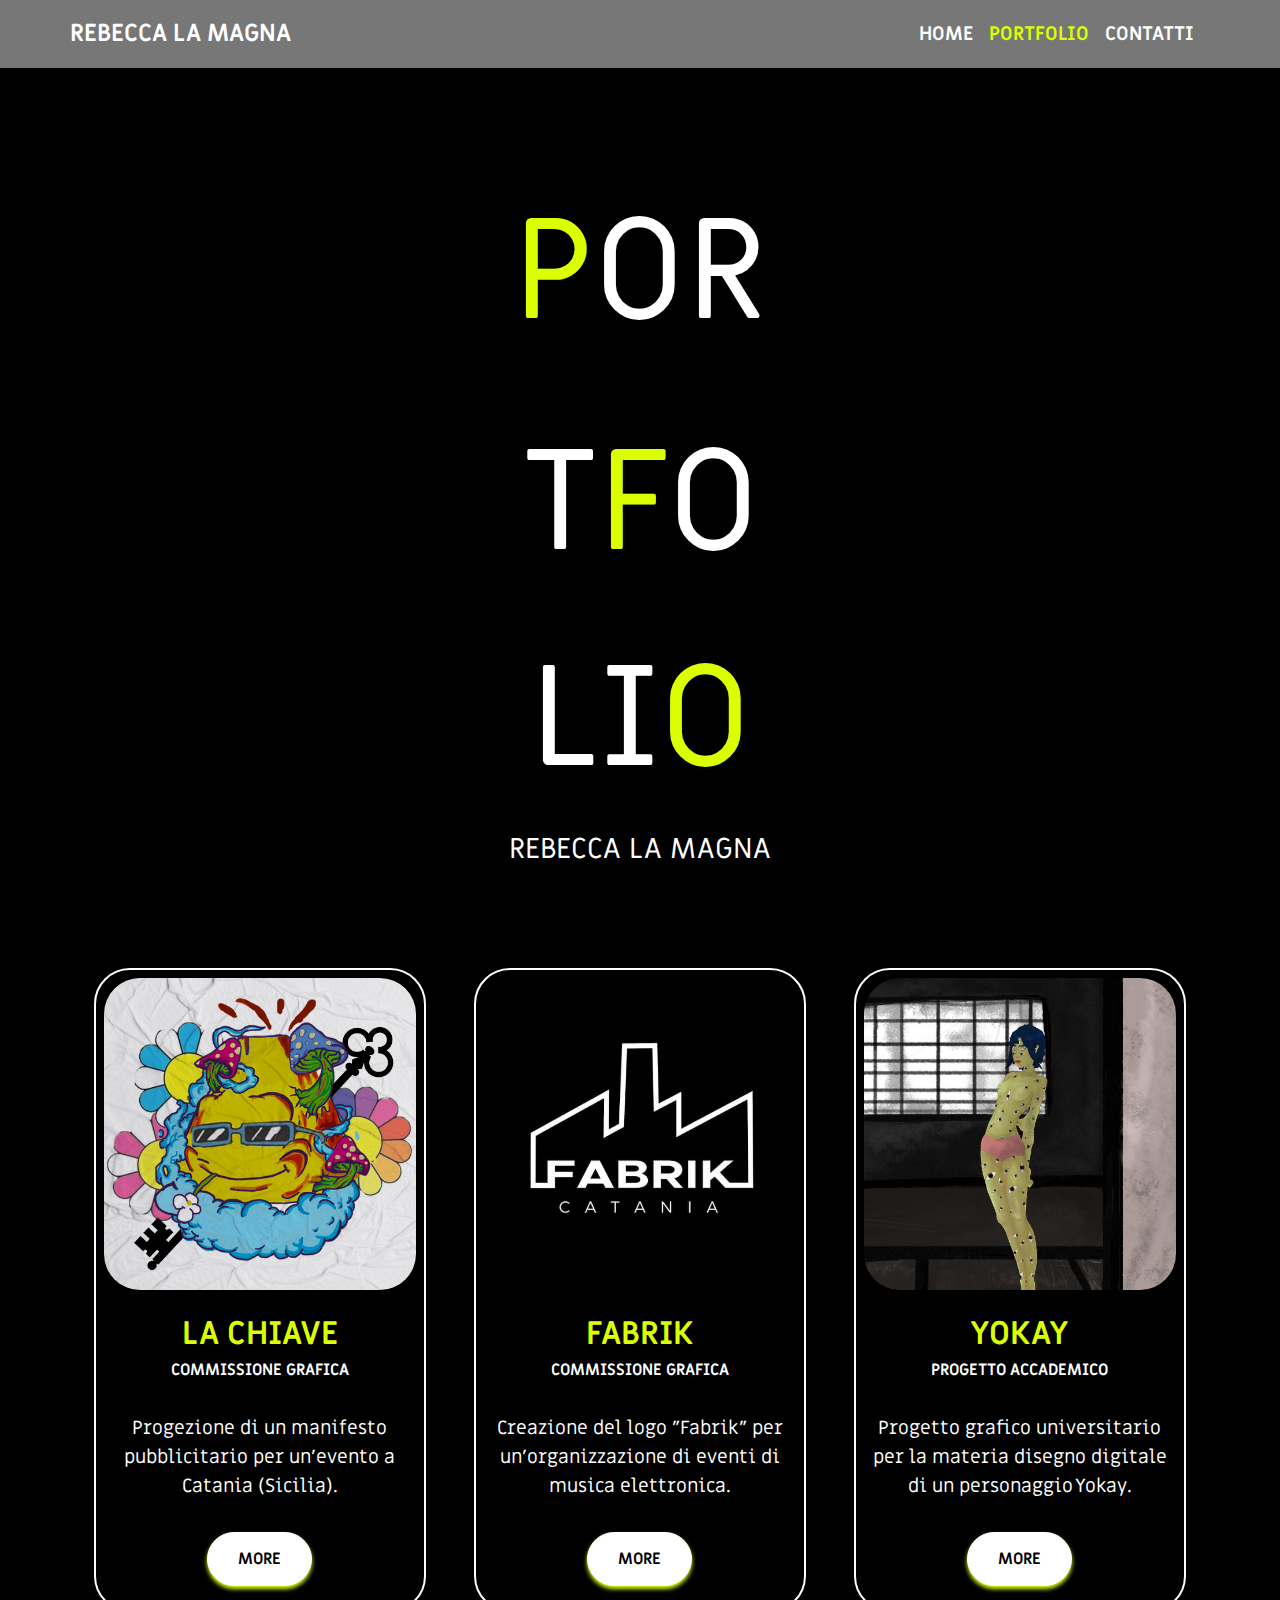
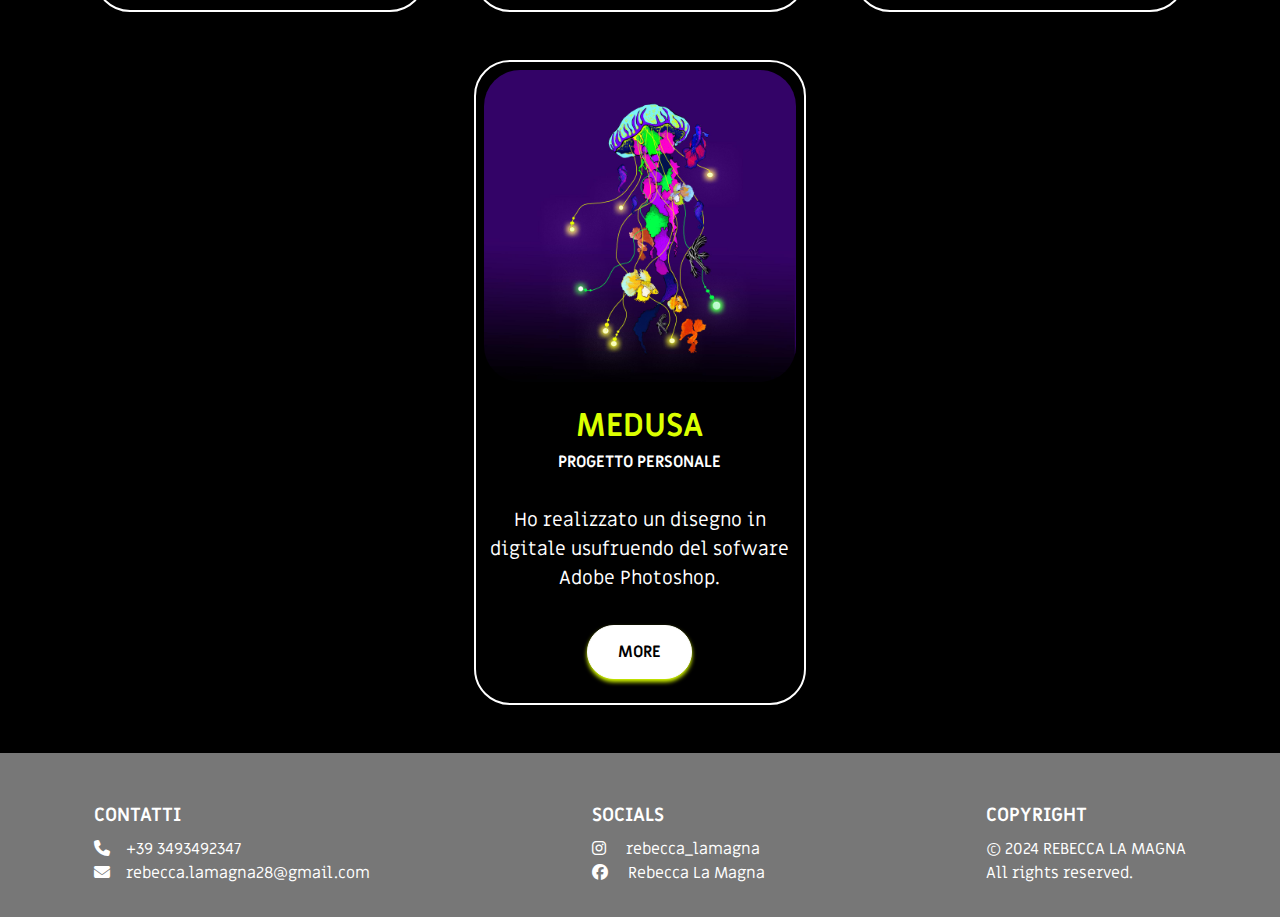
<file: portfolio.html>
<!DOCTYPE html>
<html lang="it">
    <head>
        <!-- Settings -->
        <meta charset="UTF-8">
        <meta name="viewport" content="width=device-width, initial-scale=1.0">

        <!-- CSS -->
        <link rel="stylesheet" href="css/styles.css">
        <link rel="stylesheet" href="css/texts.css">
        <link rel="stylesheet" href="css/colors.css">
        <link rel="stylesheet" href="css/fonts.css">
        <link rel="stylesheet" href="css/images.css">
        <link rel="stylesheet" href="css/fleboxes.css">
        <link rel="stylesheet" href="css/justifies.css">
        <link rel="stylesheet" href="css/columns.css">
        <link rel="stylesheet" href="css/navbar.css">
        <link rel="stylesheet" href="css/footer.css">
        <link rel="stylesheet" href="css/containers.css">

        <!-- Google Fonts -->
        <link href="https://fonts.googleapis.com/css2?family=Miriam+Libre:wght@400;700&display=swap" rel="stylesheet">

        <!-- Font Awesome -->
        <link rel="stylesheet" href="https://cdnjs.cloudflare.com/ajax/libs/font-awesome/6.6.0/css/all.min.css">

        <!-- Title -->
        <title>Portfolio</title>
    </head>

    <body>
        <header>
            <!-- Navbar -->
            <nav class="navbar flexbox flexbox-h-center">
                <div class="container flexbox flexbox-wrap flexbox-v-center justify-content-space-between">
                    <div class="navbar-title-column">
                        <p class="miriam-libre-bold text-normal">REBECCA LA MAGNA</p>
                    </div>
    
                    <!-- Hamburger button checkbox trick -->
                    <input type="checkbox" id="navbar-hamburger-checkbox">
    
                    <div class="navbar-hamburger-column">
                        <label for="navbar-hamburger-checkbox" class="navbar-hamburger">
                            <i class="fas fa-bars"></i>
                            <i class="fas fa-xmark"></i>
                        </label>
                    </div>
    
                    <!-- Navbar links -->
                    <div class="navbar-links-column navbar-links">
                        <a class="miriam-libre-bold color-white text-info" href="./index.html">HOME</a>
                        <a class="miriam-libre-bold color-highlight text-info" href="./portfolio.html">PORTFOLIO</a>
                        <a class="miriam-libre-bold color-white text-info" href="#contacts">CONTATTI</a>
                    </div>
                </div>
            </nav>
        </header>

        <!-- Main -->
        <main>
            <div class="portfolio-cover miriam-libre-regular">
                <p><span class="color-highlight">P</span>OR</p><br>
                <p>T<span class="color-highlight">F</span>O</p>
                <p>LI<span class="color-highlight">O</span></p>
                <p class="text-large">REBECCA LA MAGNA</p>
            </div>

            <div class="flexbox flexbox-h-center">
                <div class="container flexbox flexbox-wrap" style="justify-content: space-around;">      
                    <div class="column column-bp-992-33 column-bp-768-50 margin-bottom-3-0">
                        <div class="card">
                            <img src="images/portfolio/la-chiave/main.jpg" alt="La Chiave" class="margin-bottom-1-0">
                            <p class="text-title color-highlight miriam-libre-bold">LA CHIAVE</p>
                            <p class="text-small color-white miriam-libre-bold margin-bottom-2-0">COMMISSIONE GRAFICA</p>
                            <p class="text-info color-white miriam-libre-regular margin-bottom-2-0">Progezione di un manifesto pubblicitario per un'evento a Catania (Sicilia).</p>
                            <button class="custom-button text-small miriam-libre-bold margin-bottom-1-0">MORE</button>
                        </div>
                    </div>
                   
                    <div class="column column-bp-992-33 column-bp-768-50 margin-bottom-3-0">
                        <div class="card">
                            <img src="images/portfolio/fabrik/main.jpg" alt="Fabrik" class="margin-bottom-1-0">
                            <p class="text-title color-highlight miriam-libre-bold">FABRIK</p>
                            <p class="text-small color-white miriam-libre-bold margin-bottom-2-0">COMMISSIONE GRAFICA</p>
                            <p class="text-info color-white miriam-libre-regular margin-bottom-2-0">Creazione del logo "Fabrik" per un'organizzazione di eventi di musica elettronica.</p>
                            <button class="custom-button text-small miriam-libre-bold margin-bottom-1-0">MORE</button>
                        </div>
                    </div>

                    <div class="column column-bp-992-33 column-bp-768-50 margin-bottom-3-0">
                        <div class="card">
                            <img src="images/portfolio/yokay/main.jpg" alt="Rebecca La Magna" class="margin-bottom-1-0">
                            <p class="text-title color-highlight miriam-libre-bold">YOKAY</p>
                            <p class="text-small color-white miriam-libre-bold margin-bottom-2-0">PROGETTO ACCADEMICO</p>
                            <p class="text-info color-white miriam-libre-regular margin-bottom-2-0">Progetto grafico universitario per la materia disegno digitale di un personaggio Yokay.</p>
                            <button class="custom-button text-small miriam-libre-bold margin-bottom-1-0">MORE</button>
                        </div>
                    </div>

                    <div class="column column-bp-992-33 column-bp-768-50 margin-bottom-3-0">
                        <div class="card">
                            <img src="images/portfolio/medusa/medusa.jpg" alt="Rebecca La Magna" class="margin-bottom-1-0">
                            <p class="text-title color-highlight miriam-libre-bold">MEDUSA</p>
                            <p class="text-small color-white miriam-libre-bold margin-bottom-2-0">PROGETTO PERSONALE</p>
                            <p class="text-info color-white miriam-libre-regular margin-bottom-2-0">Ho realizzato un disegno in digitale usufruendo del sofware Adobe Photoshop.</p>
                            <button class="custom-button text-small miriam-libre-bold margin-bottom-1-0">MORE</button>
                        </div>
                    </div>
                </div>
            </div>
        </main>

        <!-- Footer -->
        <footer class="footer flexbox flexbox-h-center">
            <div class="container flexbox flexbox-wrap justify-content-space-between">
                <div id="contacts" class="column column-bp-768-auto">
                    <h3 class="miriam-libre-bold">CONTATTI</h3>
                    <p class="miriam-libre-regular text-small"><i class="fa-solid fa-phone"></i>+39 3493492347</p>
                    <p class="miriam-libre-regular text-small"><i class="fa-solid fa-envelope"></i>rebecca.lamagna28@gmail.com</p>
                </div>

                <div class="column column-bp-768-auto">
                    <h3 class="miriam-libre-bold">SOCIALS</h3>
                    <a href="https://www.instagram.com/rebecca_lamagna/" target="_blank">
                        <p class="miriam-libre-regular text-small color-white">
                            <i class="fa-brands fa-instagram"></i>
                            rebecca_lamagna
                        </p>
                    </a>
                    <a href="https://www.facebook.com/profile.php?id=100008181993490" target="_blank">
                        <p class="miriam-libre-regular text-small color-white">
                            <i class="fa-brands fa-facebook"></i>
                            Rebecca La Magna
                        </p>
                    </a>
                </div>

                <div class="column column-bp-768-auto">
                    <h3 class="miriam-libre-bold">COPYRIGHT</h3>
                    <p class="miriam-libre-regular text-small">&copy 2024 REBECCA LA MAGNA</p>
                    <p class="miriam-libre-regular text-small">All rights reserved.</p>
                </div>
            </div>
        </footer>
    </body>
</html>
</file>
<file: css/styles.css>
/* Classi generiche e di utilità */

* {
  box-sizing: border-box;
}

body {
  background: #000;
  color: #FFF;
  margin: auto;
}

img {
  height: auto;
  max-width: 100%;
  border-radius: 36px;
  text-align: center
}

p {
  margin: auto;
  line-height: 1.5;
}

a {
  text-decoration: none;
}

ul {
  margin: 0;
  padding-left: 24px;
}

li {
  line-height: 1.5;
}

h3 {
  margin-bottom: 10px;
}

.height-min-100vh {
  min-height: 100vh;
}

/* Padding */
.padding-10 {
  padding: 1.0rem;
}

.padding-15 {
  padding: 1.5rem;
}

.padding-top-15 {
  padding-top: 1.5rem;
}

.padding-left-1-0 {
  padding-left: 1rem;
}

.padding-right-1-0 {
  padding-right: 1rem;
}

.padding-bottom-3-0 {
  padding-bottom: 3.0rem;
}

/* Margin */
.margin-top-2-0 {
  margin-top: 2.0rem
}

.margin-top-3-0 {
  margin-top: 3.0rem
}

.margin-bottom-1-0 {
  margin-bottom: 1.0rem
}

.margin-bottom-2-0 {
  margin-bottom: 2.0rem
}

.margin-bottom-3-0 {
  margin-bottom: 3.0rem
}


.portfolio-cover {
  min-height: 100vh;
  color: #FFFFFF;
  font-size: 9rem;
  text-align: center;
  line-height: 0.1;
  align-content: center;
}


.card {
  border: 2px solid #FFFFFF;
  border-radius: 36px;
  padding: 0.5rem;
  text-align: center;
}

.card img {
  aspect-ratio: 1/1;
  object-fit: cover;
}

.card .no-aspect-ratio {
  aspect-ratio: 0 !important;
  object-fit: contain !important;
}

.custom-button {
  min-width: 32px;
  background-color: #FFFFFF;
  border: 1px solid #FFFFFF;
  border-radius: 36px;
  padding: 15px 30px;
  font-size: 16px;
  color: black;
  cursor: pointer;
  text-align: center;
  text-decoration: none; 
  box-shadow: 0px 3px 4px #DBFF00;
  transition: background-color 0.5s, box-shadow 0.5s;
}

.custom-button:hover {
  background-color: #DBFF00;
  box-shadow: 0px 3px 4px #FFFFFF;
}
</file>
<file: css/texts.css>
/* Classi di supporto per la dimensione del testo */

.text-info {
    font-size: 1.2rem;
}
  
.text-normal {
    font-size: 1.5rem;
}

.text-large {
    font-size: 1.8rem;
}

.text-title {
    font-size: 2rem;
}

.text-small {
    font-size: 1rem;
}

.text-align-end {
    text-align: end;
}

.text-align-center {
    text-align: center;
}
</file>
<file: css/colors.css>
/* Classi per i colori del testo */

.color-highlight {
    color: #DBFF00;
}

.color-white {
    color: #FFFFFF;
}

.color-black {
    color: #000000;
}
</file>
<file: css/fonts.css>
/* Google fonts */

.miriam-libre-regular {
    font-family: "Miriam Libre", sans-serif;
    font-weight: 400;
    font-style: normal;
}
  
.miriam-libre-bold {
    font-family: "Miriam Libre", sans-serif;
    font-weight: 700;
    font-style: normal;
}
  
.londrina-solid-thin {
    font-family: "Londrina Solid", sans-serif;
    font-weight: 100;
    font-style: normal;
}
  
.londrina-solid-light {
    font-family: "Londrina Solid", sans-serif;
    font-weight: 300;
    font-style: normal;
}
  
.londrina-solid-regular {
    font-family: "Londrina Solid", sans-serif;
    font-weight: 400;
    font-style: normal;
}
  
.londrina-solid-black {
    font-family: "Londrina Solid", sans-serif;
    font-weight: 900;
    font-style: normal;
}
</file>
<file: css/images.css>
.image-myself {
    max-height: 612px;
    height: fit-content;
    margin-top: 1.5rem;
    margin-bottom: 1.5rem;
}
</file>
<file: css/fleboxes.css>
/* Classi utili per creare elementi flexbox e impostarne le proprietà  */

.flexbox {
    display: flex;
}
  
.flexbox-wrap {
    flex-wrap: wrap;
    /* Normalmente quando si usa flex gli elementi sono disposti tutti sullo stesso asse.  
       Per questo è possibile usare la proprietà wrap per fare andare gli elementi a capo all'interno di un contenitore flex. */
}
  
.flexbox-h-center {
    justify-content: center; 
}

.flexbox-v-center {
    align-items: center;
}

.flexbox-direction-column {
    flex-direction: column;
}
</file>
<file: css/justifies.css>
.justify-content-space-between {
    justify-content: space-between;
}

.justify-content-center {
    justify-content: center;
}
</file>
<file: css/columns.css>
/* Applica a tutte cle classi che contengono la parola column padding left e right */
[class^="column"] {
    padding-right: 24px;
    padding-left: 24px;
}

/* Mobile first (larghezza < 768px) */
.column {
    max-width: 100%;
    flex-basis: 100%;
}

.column-auto {
    max-width: 100%;
    flex-basis: auto;
}

/* Media query per larghezza >= 768px "breakpoint" */
@media (min-width: 768px) {
    .column-bp-768-auto {
        max-width: 100%;
        flex-basis: auto;
    }
    
    .column-bp-768-33 {
        max-width: 33.33%;
        flex-basis: 33.33%;
    }
    .column-bp-768-50 {
        max-width: 50%;
        flex-basis: 50%;
    }
}

/* Media query per larghezza >= 992px "breakpoint" */
@media (min-width: 992px) {
    .column-bp-992-33 {
        max-width: 33.33%;
        flex-basis: 33.33%;
    }
}

/* flex-basis per gestire la dimensione inziale degli elementi quando viene utilizzato display: flex (flexbox) */
</file>
<file: css/navbar.css>
/* File di stile per navbar */

.navbar {
    background-color: #777777;
    min-height: 54px;
    padding-top: 1rem;
    padding-bottom: 1rem;
    padding-left: 1rem;
    padding-right: 1rem;
}

.navbar-links-column {
    display: flex;
    flex-direction: column;
    flex-basis: 100%;

    transition: max-height 1s ease-out;
    overflow: hidden;
    max-height: 0;
}

/* Proprietà valida soltanto per gli elementi <a> all'interno della classe "navbar-links" */
.navbar-links a {
    padding-right: 1rem;
    text-decoration: none;
    transition: color 0.5s ease; /* Durata transizione cambio colore */
}

.navbar-links a:hover {
    color: #DBFF00; /
}

/* Nasconde la checkbox "trick" per il trick della navbar */
#navbar-hamburger-checkbox {
    display: none;
}

/* Mostra l'icona hamburger che gestisce il menu in versione mobile */
.navbar-hamburger-column {
    display: block;
    text-align: right;
}

.navbar-hamburger {
    font-size: 1.5em;
    color: #FFFFFF; 
    cursor: pointer;
}

/* Icona di chiusura navbar */
.navbar .fa-xmark {
    display: none;
}

/* Queste 3 classi valgono solo se la checkbox è nello stato di "checked" */
/* Setta l'altezza massima della navbar in versione mobile quando viene espansa */
#navbar-hamburger-checkbox:checked + .navbar-hamburger-column + .navbar-links-column {
    max-height: 128px;
}

/* Nasconde l'icona di hamburger menu quando la navbar è espansa */
#navbar-hamburger-checkbox:checked + .navbar-hamburger-column .fa-bars {
    display: none;
}

/* Viene mostrata l'icona per ridurre la navbar dopo che è stata espansa */
#navbar-hamburger-checkbox:checked + .navbar-hamburger-column .fa-xmark {
    display: block;
}

/* Media query per navbar per risoluzione diverse da mobile */
@media (min-width: 768px) {
    .navbar-links {
        text-align: end;
    }

    .navbar-links-column {
        display: flex;
        flex-direction: row;
        flex-basis: auto;
        max-height: none;
    }

    .navbar-hamburger-column {
        display: none;
    }
}
</file>
<file: css/footer.css>
.footer {
    background-color: #777777;
    height: auto;
    padding-top: 2rem;
    padding-bottom: 2rem;
}

.footer i {
    padding-right: 1rem;
}

/* footer a p è un selettore che serve ad applicare uno stile a tutti gli elementi <p> 
che sono discendenti di un elemento <a>, a sua volta discendente di un elemento <footer>. */
.footer a p {
    transition: color 0.5s ease; /* Durata della transizione del cambio colore  */
}

/* Selettore per rilevare quando il mouse viene passato sopra il testo */
.footer a p:hover {
    color: #DBFF00; /* Nuovo colore al passaggio del mouse */
}
</file>
<file: css/containers.css>
/* Container principali con breakpoints per le varie larghezze di schermo */

.container {
    width: 100%;
}

@media (min-width: 768px) {
    .container {
      max-width: 720px;
    }
}

@media (min-width: 992px) {
    .container {
      max-width: 960px;
    }
}

@media (min-width: 1200px) {
    .container {
      max-width: 1140px;
    }
}

@media (min-width: 1400px) {
    .container {
        max-width: 1320px;
    }
}
</file>
